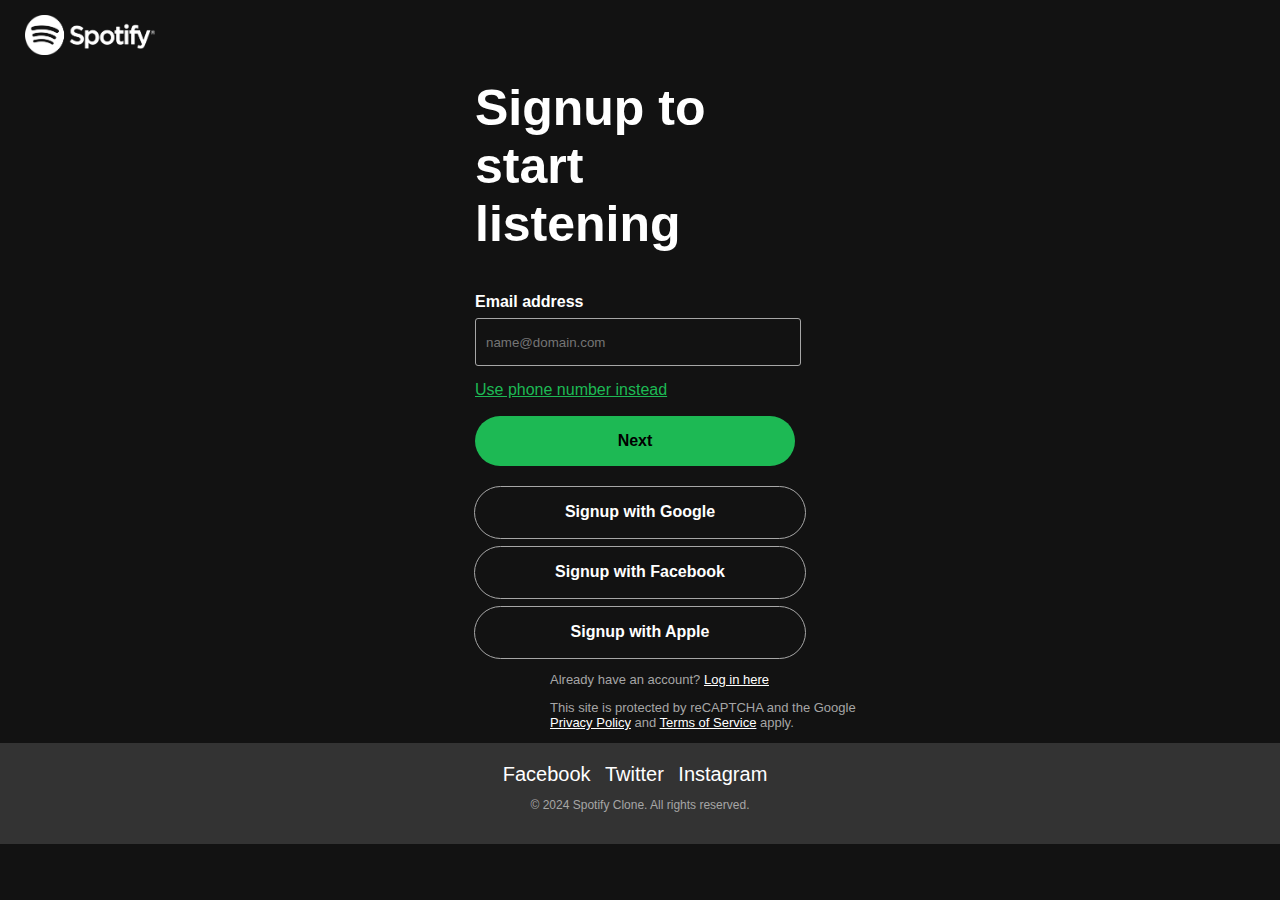
<file: signup.html>
<!DOCTYPE html>
<html lang="en">
<head>
    <link rel="stylesheet" href="signup.css">
    <meta charset="UTF-8">
    <meta name="viewport" content="width=device-width, initial-scale=1.0">
    <title>Document</title>
</head>
<body>
    <div class="logo">
        <img src="spo-logo.png" alt="spotify logo">
    </div>
    <div class="box">
        <h1>Signup to start <br>listening</h1>
        <label>
            <strong>Email address</strong>
            <br>
            <input type="text" placeholder="name@domain.com" class="input-box">
        </label>
        <br>
        <div>
            <a href="" class="ph-number">Use phone number instead</a>
        </div>
        <div>
            <button class="next">Next</button>
        </div>
    </div>
    <div class="signup-box">
        <span>Signup with Google</span>
    </div>

    <div class="signup-box">
      <span>Signup with Facebook</span>
    </div>

    <div class="signup-box">
      <span>Signup with Apple</span>
    </div>
    <footer class="footer">
        <div class="spotifyContain">
            <p>Already have an account? <a href="login.html">Log in here</a></p>
            <p>This site is protected by reCAPTCHA and the Google <br><a href="https://policies.google.com/privacy">Privacy Policy</a> and <a href="https://policies.google.com/terms">Terms of Service</a> apply.</p>
        </div>
    </footer>
    <footer class="footer-1">
        <ul class="social-icons">
            <li><a href="https://www.facebook.com/Spotify/" target="_blank">Facebook</a></li>
            <li><a href="https://twitter.com/Spotify?ref_src=twsrc%5Egoogle%7Ctwcamp%5Eserp%7Ctwgr%5Eauthor" target="_blank">Twitter</a></li>
            <li><a href="https://www.instagram.com/spotify/" target="_blank">Instagram</a></li>
        </ul>
        <p>&copy; 2024 Spotify Clone. All rights reserved.</p>
    </footer>
</body>
</html>
</file>
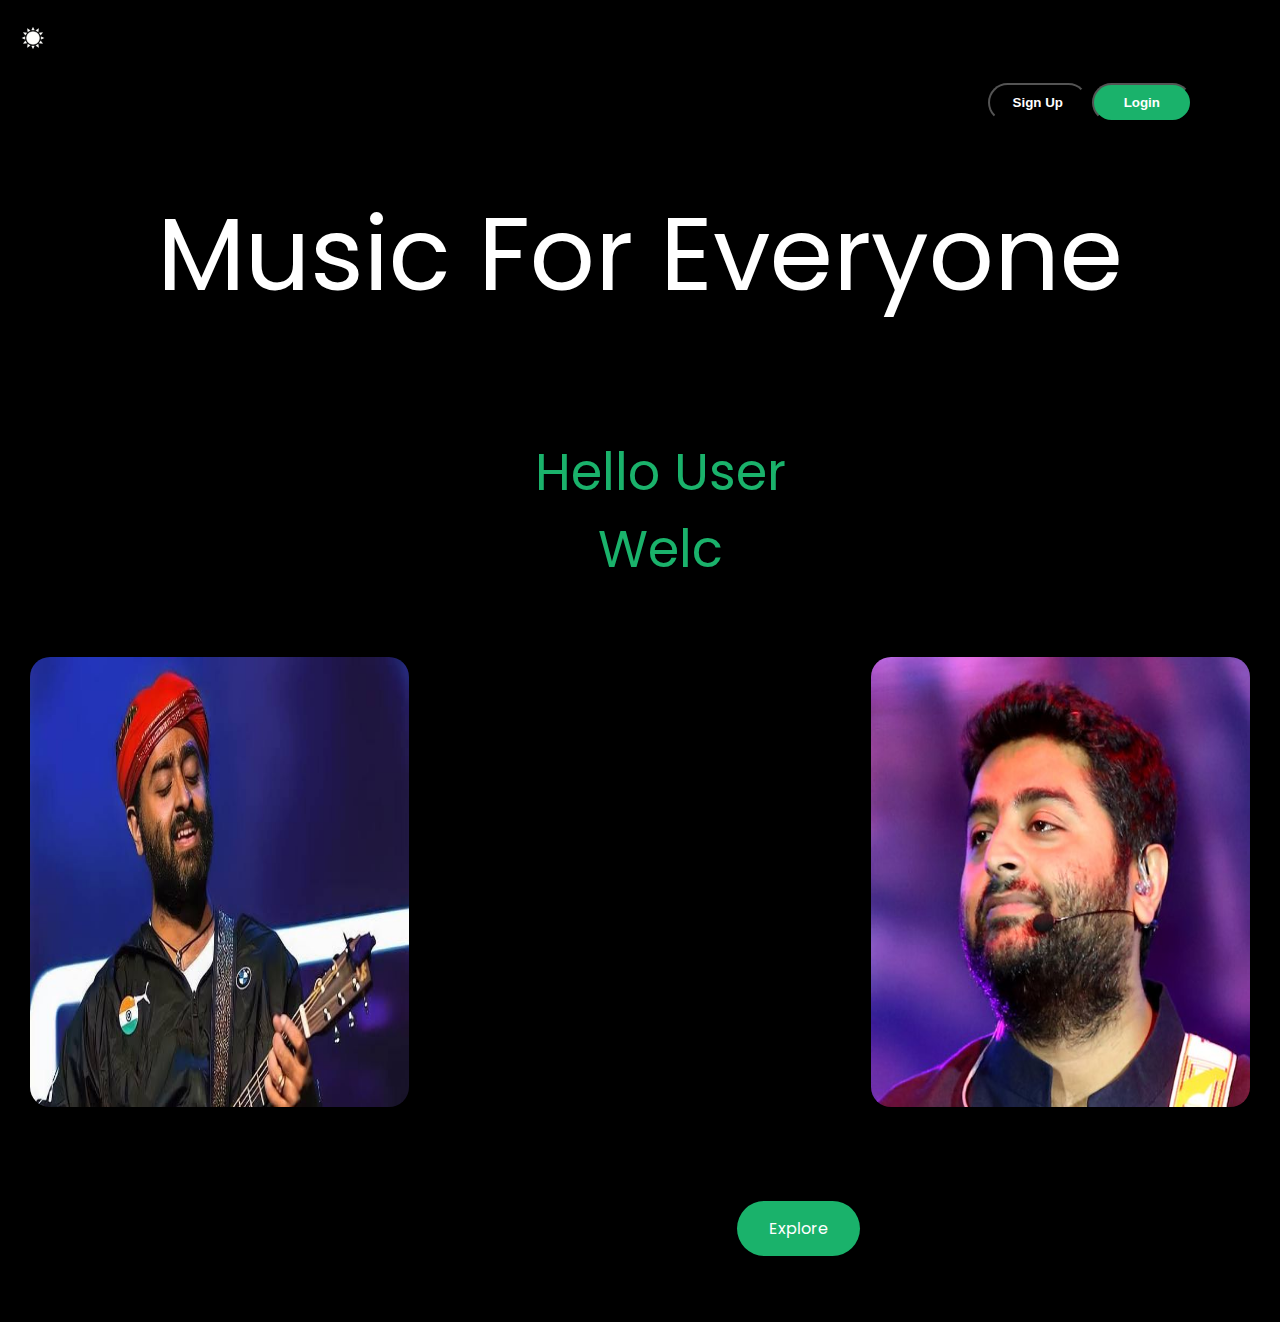
<file: home-page/home.html>
<!DOCTYPE html>
<html lang="en">

<head>
    <meta charset="UTF-8">
    <meta http-equiv="X-UA-Compatible" content="IE=edge">
    <meta name="viewport" content="width=device-width, initial-scale=1.0">
    <title>Home</title>
    <link rel="stylesheet" href="home.css">
    <link rel="stylesheet" href="https://unpkg.com/aos@next/dist/aos.css" />
    <link rel="icon" type="image/x-icon" href="favicon.png">
</head>

<body>
    <div class="light_dark">
        <img src="sun-icon.png" alt="" id="icon">
     </div>
    <audio src="kano-pichu-dako.mp3" class="myAudio" autoplay loop volume="1"></audio>
    <div class="nav-bar">
        <div class="vid">
            <video src="./Spotify.mp4" autoplay loop muted></video>
        </div>
        <!-- <img src="./spotify.png" alt=""> -->
        <div class="signup-login">
            <a href="../sign-in-and-login/sign_up_form.html"><button class="signup">Sign Up</button></a>
            <a href="../sign-in-and-login/login_form.html"><button class="login">Login</button></a>
        </div>
    </div>

    <br>

    <!-- <div class="melody">
        <img src="./mel.png" alt="">
    </div> -->
    <p class="intro" data-aos="fade-up">Music For Everyone</p>
    <div class="wrapper">
        <ul class="dynamic">
            <li><span>Hello User</span></li>
            <li class="say"><span>Welcome To Say Music</span></li>
        </ul>
        <br>
    </div>

    <div class="container" data-aos="fade-in">
        <div class="box one" data-aos="fade-left">
            <div class="card">
                <div class="front-card">
                    <img src="./arijit.jpeg" alt="">
                </div>
                <div class="back-card fst">
                    Say Music is a spotify clone dedicated to the all time no. 1 singer Arijit Singh
                </div>
            </div>
        </div>
        <div class="box two" data-aos="fade-left">

            <div class="card mid">
                <div class="front-card">
                    <iframe src="https://giphy.com/embed/RNsy0PmZj6Ajpff1Qm" width="80%" height="80%"
                        style="position:absolute" frameBorder="0" class="giphy-embed"></iframe>
                </div>
                <div class="back-card">
                    Experience the magical voice of Arijit Singh
                </div>
            </div>
        </div>
        <div class="box three" data-aos="fade-right">
            <div class="card">
                <div class="front-card">
                    <img src="./singh.jpg" alt="">
                </div>
                <div class="back-card fst">
                    Say Music is the one stop solution for all Arijit fans
                </div>
            </div>
        </div>
    </div>
    <br><br>
    <div class="end-grid">
        <div class="end-text" data-aos="fade-right">
            Your music.<br>Your podcast.<br>Your Home.
        </div>
        <div class="press">
            <a href="../index.html" class="snake-button">Explore</a>
        </div>
    </div>

</body>
<script src="home.js"></script>
<script src="https://unpkg.com/aos@next/dist/aos.js"></script>
<script>
    AOS.init({
        duration: 1000,
    });
</script>

</html>
</file>
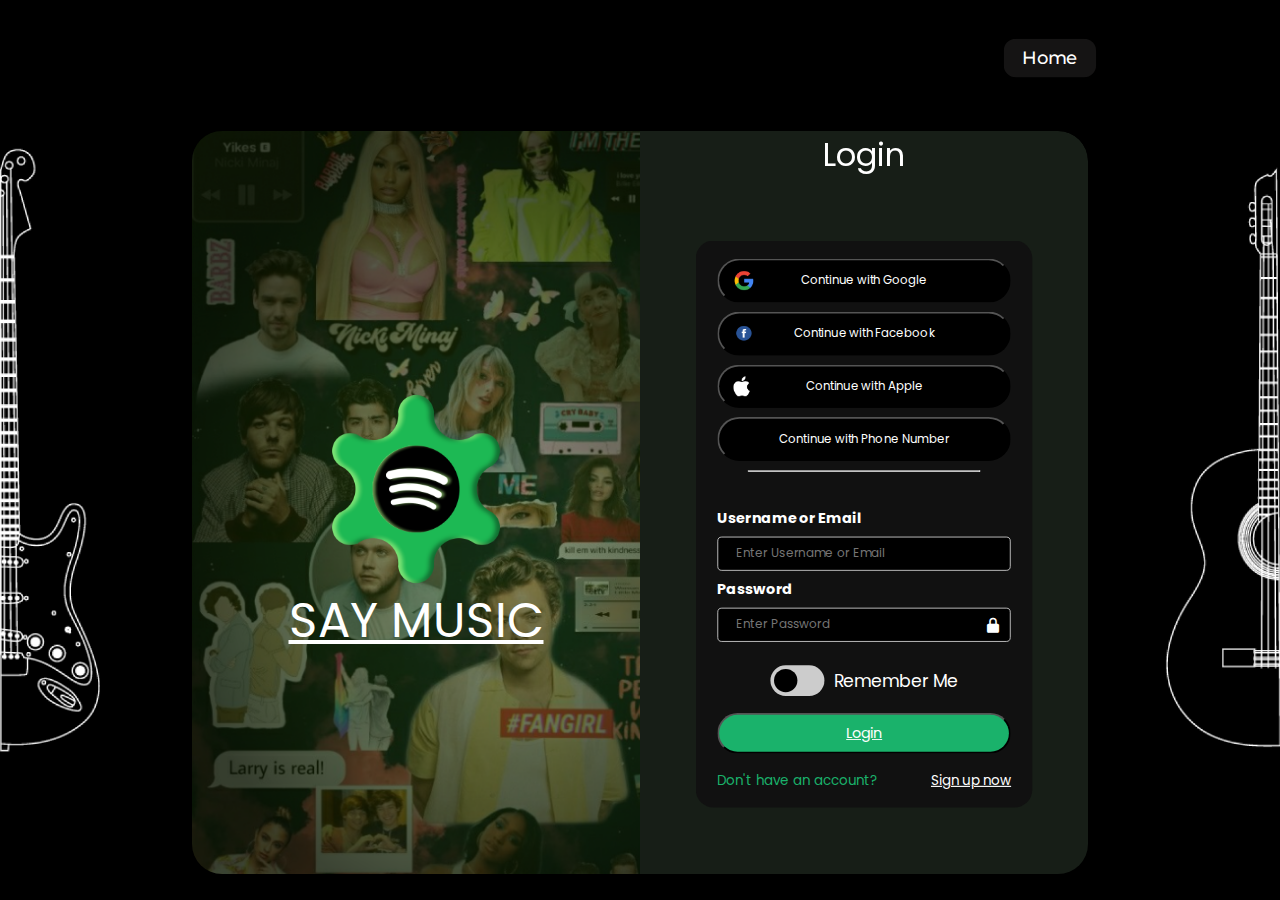
<file: sign-in-and-login/login_form.html>
<!DOCTYPE html>
<html lang="en">

<head>
    <meta charset="UTF-8">
    <meta http-equiv="X-UA-Compatible" content="IE=edge">
    <meta name="viewport" content="width=device-width, initial-scale=1.0">
    <title>Login</title>
    <link rel="shortcut icon" href="favicon.png" type="image/x-icon">
    <link href='https://unpkg.com/boxicons@2.1.4/css/boxicons.min.css' rel='stylesheet'>
    <link rel="stylesheet" href="login_form.css">
    <link rel="stylesheet" href="https://unpkg.com/aos@next/dist/aos.css" />
    <link rel="icon" type="image/x-icon" href="favicon.png">

    <style>
        @import url('https://fonts.googleapis.com/css2?family=Montserrat:wght@100;200;300;400;500;600;700;800;900&display=swap');

        .home {
            background: rgb(21, 20, 20);
            border-radius: 20px;
            padding: 1%;
            float: left;
            display: flex;
            font-family: 'Montserrat', sans-serif;
            align-items:center;
            width:max(10vw,10vh);
            height: max(3vw,3vh);
            font-size: 2.3vw;
            font-weight:500;
            justify-content: center;
            position: relative;
            overflow: hidden;
            transition: 0.8s;
            z-index: 10;
            position: fixed;
            top:0;
            right:10%;
            scale:0.6;
            
        }

        .home:hover{
            color:black;
            font-weight:700;
            /* text-shadow: 0 0 5px black; */
        }

        .home::before{
            content:"";
            position:absolute;
            width:0%;
            height:0%;
            left:50%;
            background: #1ab26b;
            z-index: -1;
            transition: 0.8s;
            top:50%;
            border-radius: 50%;
        }

        .home:hover::before{
            width: 400%;
            height: 400%;
            scale:200%;
            
        }

        .header,
        .topcard,
        .home {
            margin: 2vw;
        }
    </style>
</head>

<body>


    <div class="header">
        <div class="vid">
            <video src="./Spotify.mp4" autoplay loop muted></video>
        </div>
    </div>

    <a href="../index.html"><div class="home">
        Home
    </div></a>
    

    
    <div class="topcard">
        <div class="rightcard">
            <a href="../index.html">
                <div id="log-bg">
                    <div class="logo-photo"></div>
                    <p id="sm">SAY MUSIC</p>
                    
                </div>
            </a>
            

        </div>
        <div class="leftcard">
            <div class="login-header" data-aos="fade-up">
                <p>Login</p>
            </div>
            

            <br>
            <div class="login-box" data-aos="zoom-in">
                <div class="login-options">



                    <button id="nbtn2"> <img src="./google.png" height="25px" width="25px" alt=""> Continue with Google</button>

                    <button id="nbtn2"> <img src="./facebook.png" height="30px" width="30px" alt=""> Continue with
                        Facebook</button>

                    <button id="nbtn2"> <img src="./apple.png" height="25px" width="22px" alt=""> Continue with Apple</button>

                    <button id="nbtn2"> Continue with Phone Number</button>

                </div>
                <hr>
                <form name="loginForm" class="lform">
                    <div class="container">
                        <label for="uname"><b>Username or Email</b></label>
                        <input type="text" placeholder="Enter Username or Email" name="uname" id="name" required>
                        <p id="errormsg1" class="errormsg"></p>
                        <label for="psw"><b>Password</b></label>
                        <div class="passw">
                            <input type="password" placeholder="Enter Password" name="psw" required>
                             <i class='bx bxs-lock-alt' id="lock"></i>
                        </div>
                        <p id="errormsg2" class="errormsg"></p>
                    </div>
                    <div class="remember-me">
                        <label class="switch">
                            <input type="checkbox">
                            <span class="slider round"></span>
                        </label>
                        <p>Remember Me</p>
                    </div>
                    <div class="login-button">
                        <a href=""><button id="nbtn" type="submit" onclick="return validateForm()"
                                style="cursor: pointer;">Login</button></a>
                    </div>
                    <div class="log">
                        <p>Don't have an account?</p>
                        <a href="./sign_up_form.html">
                            <p><u>Sign up now</u></p>
                        </a>
                    </div>

                </form>
            </div>
        </div>
        
    </div>



    <img src="./guitar-1.png" class="guitar one" alt="">
    <img src="./guitar-2.png" class="guitar two" alt="">
</body>

<script src="https://unpkg.com/aos@next/dist/aos.js"></script>
<script src="./login_form.js"></script>
<script>
    let password = document.getElementById("psw");
    let lock = document.getElementById("lock");
    lock.onclick = function () {
        if (password.type == "password") {
            password.type = "text";
            lock.classList.remove("bxs-lock-alt");
            lock.classList.add("bxs-lock-open-alt");
        }
        else {
            password.type = "password";
            lock.classList.remove("bxs-lock-open-alt");
            lock.classList.add("bxs-lock-alt");
        }
    }
    AOS.init();
</script>

</html>
</file>
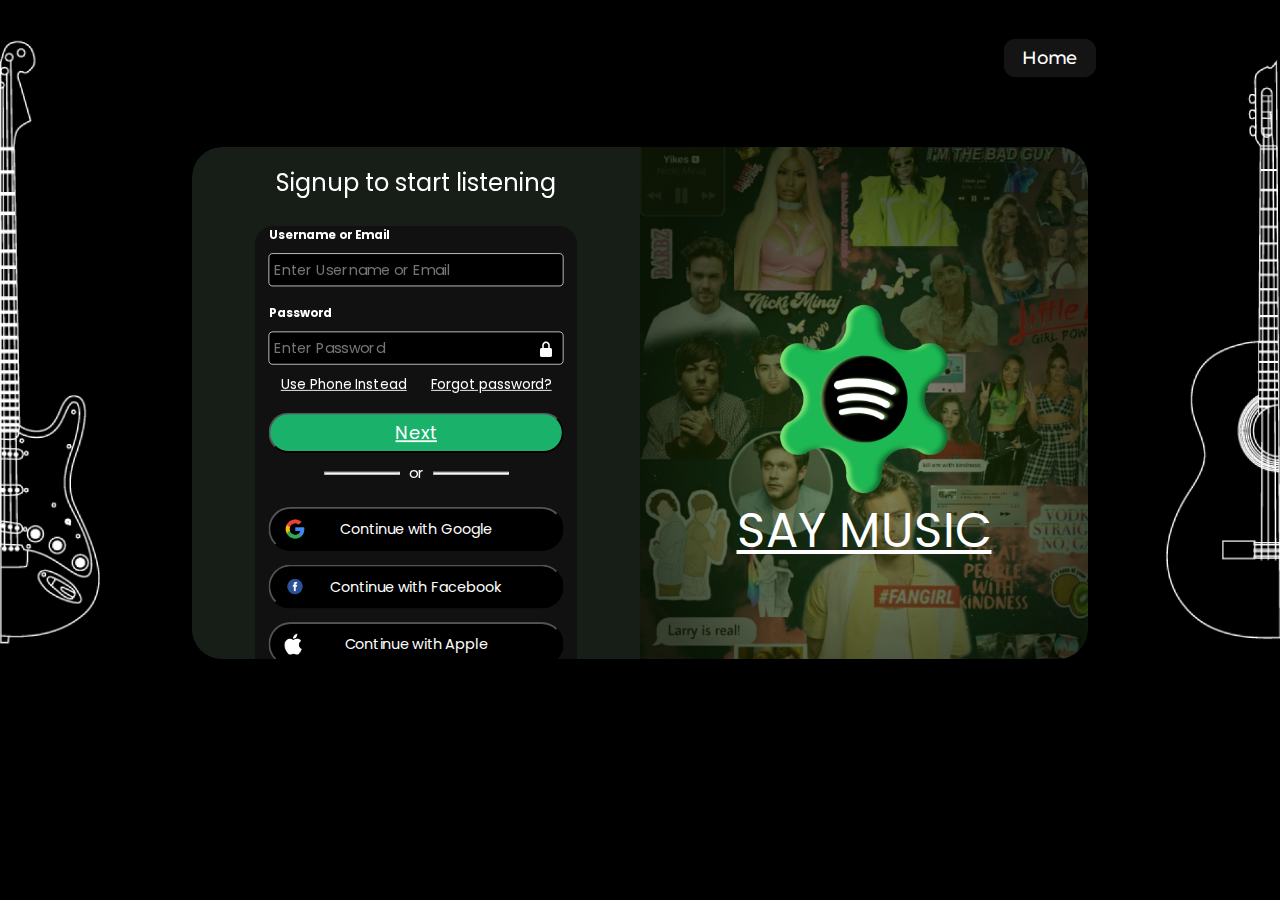
<file: sign-in-and-login/sign_up_form.html>
<!DOCTYPE html>
<html lang="en">

<head>
    <meta charset="UTF-8">
    <meta http-equiv="X-UA-Compatible" content="IE=edge">
    <meta name="viewport" content="width=device-width, initial-scale=1.0">
    <title>Sign up</title>
    <link rel="shortcut icon" href="favicon.png" type="image/x-icon">
    <link href='https://unpkg.com/boxicons@2.1.4/css/boxicons.min.css' rel='stylesheet'>
    <link rel="stylesheet" href="sign_up_form.css">
    <link rel="stylesheet" href="https://unpkg.com/aos@next/dist/aos.css" />
    <link rel="icon" type="image/x-icon" href="favicon.png">
    <style>
        @import url('https://fonts.googleapis.com/css2?family=Montserrat:wght@100;200;300;400;500;600;700;800;900&display=swap');

        .home {
            background: rgb(21, 20, 20);
            border-radius: 20px;
            padding: 1%;
            float: left;
            display: flex;
            font-family: 'Montserrat', sans-serif;
            align-items:center;
            width:max(10vw,10vh);
            height: max(3vw,3vh);
            font-size: 2.3vw;
            font-weight:500;
            justify-content: center;
            position: relative;
            overflow: hidden;
            transition: 0.8s;
            z-index: 10;
            position: fixed;
            top:0;
            right:10%;
            scale:0.6;
            
        }

        .home:hover{
            color:black;
            font-weight:700;
            /* text-shadow: 0 0 5px black; */
        }

        .home::before{
            content:"";
            position:absolute;
            width:0%;
            height:0%;
            left:50%;
            background: #1ab26b;
            z-index: -1;
            transition: 0.8s;
            top:50%;
            border-radius: 50%;
        }

        .home:hover::before{
            width: 400%;
            height: 400%;
            scale:200%;
            
        }

        .header,
        .topcard,
        .home {
            margin: 2vw;
        }
    </style>
</head>

<body>
    <div class="header">
        <div class="vid">
            <video src="./Spotify.mp4" autoplay loop muted></video>
        </div>
    </div>

    <a href="../index.html"><div class="button home">
        Home
    </div></a>
    <div class="topcard">
        <div class="leftcard">
            <div class="login-header" data-aos="fade-up">
                <p>Signup to start listening</p>
            </div>


            <div class="login-box" data-aos="zoom-in">


                <form name="loginForm" class="lform">
                    <div class="container">
                        <label for="uname"><b>Username or Email</b></label>
                        <input type="text" placeholder="Enter Username or Email" name="uname" id="name" required>
                        <p id="errormsg1" class="errormsg"></p>
                        <label for="psw"><b>Password</b></label>
                        <div class="passw">
                            <input type="password" id="psw" placeholder="Enter Password" name="psw" required>
                            <i class='bx bxs-lock-alt' id="lock"></i>
                        </div>
                        <p id="errormsg2" class="errormsg"></p>
                    </div>
                    <div class="use-phn">
                        <a>
                            <p><u>Use Phone Instead</u></p>
                        </a>
                        <a>
                            <p><u>Forgot password?</u></p>
                        </a>
                    </div>

                    <div class="login-button">
                        <a href=""><button id="nbtn" type="submit" onclick="return validateForm()">Next</button></a>
                    </div>
                    <div class="hr-line">
                        <hr>
                        <p>or</p>
                        <hr>
                    </div>

                    <div class="login-options">

                        <button id="nbtn2"> <img src="./google.png" height="25px" width="25px" alt=""> Continue with
                            Google</button>

                        <button id="nbtn2"> <img src="./facebook.png" height="30px" width="30px" alt=""> Continue with
                            Facebook</button>

                        <button id="nbtn2"> <img src="./apple.png" height="25px" width="22px" alt=""> Continue with Apple</button>
                    </div>
                    <div class="log">
                        <p>Already have an account?</p>
                        <a href="./login_form.html">
                            <p><u>Log in now</u></p>
                        </a>
                    </div>
                </form>
            </div>
        </div>
        <div class="rightcard">
            <a href="../index.html">
                <div id="log-bg">
                    <div class="logo-photo"></div>
                    <p id="sm">SAY MUSIC</p>
                </div>
            </a>

        </div>
    </div>



    <img src="./guitar-1.png" class="guitar one" alt="">
    <img src="./guitar-2.png" class="guitar two" alt="">
    <script src="signUp.js"></script>
</body>
<!-- <script src="./login_form.js"></script> -->
<script src="https://unpkg.com/aos@next/dist/aos.js"></script>
<script>
    let password = document.getElementById("psw");
    let lock = document.getElementById("lock");
    lock.onclick = function () {
        if (password.type == "password") {
            password.type = "text";
            lock.classList.remove("bxs-lock-alt");
            lock.classList.add("bxs-lock-open-alt");
        }
        else {
            password.type = "password";
            lock.classList.remove("bxs-lock-open-alt");
            lock.classList.add("bxs-lock-alt");
        }
    }
    AOS.init();
</script>

</html>
</file>
<file: signup.css>
body {
    background-color: #121212;
    margin: 0;
    padding: 0;
    display: block;
    color: white;
    justify-content: center;
    align-items: flex-start;
    min-height: 100vh;
    font-family: 'Franklin Gothic Medium', 'Arial Narrow', Arial, sans-serif;
}

img {
    max-width: 130px;
    height: 40px;
    margin-left: 25px;
    margin-top: 15px;
}

.box {
    text-align: left;
    width: 330px;
    margin: 0 auto;
    padding: 20px;
}

h1 {
    font-size: 50px;
    font-weight: bold;
    margin-top: 0;
    margin-bottom: 40px;
}

.input-box {
    background-color: transparent;
    margin-top: 7px;
    border: 2px solid #a6a6a6;
    border-radius: 3px;
    border-width: 0.2px;
    height: 44px;
    width: 320px;
    margin-bottom: 15px;
}

.input-box::placeholder {
    padding-left: 8px;
}

.ph-number {
    color: #1DB954;
}

.next {
    background-color: #1DB954;
    height: 50px;
    width: 320px;
    margin-top: 17px;
    border: 1px #1DB954;
    border-radius: 40px;
    font-size: 16px;
    font-weight: bold;
}

p {
    color: #a6a6a6;
}

p a {
    color: rgb(255, 255, 255);
}

.footer {
    padding-left: 550px;
    font-size: 13px;
}
.spotifycontain {
    font-weight: 100;
}

.signup-box {
    height: 35px;
    width: 320px;
    border: 1px solid #a6a6a6;
    border-radius: 40px;
    font-size: 16px;
    font-weight: bold;
    width: 330px;
    margin: 0 auto;
    text-align: center;
    margin-bottom: 7px;
    padding-top: 16px;
}
.signup-box:hover {
    border-color: aliceblue;
}
body {
    margin: 0;
    padding: 0;
    font-family: Arial, sans-serif;
}
.footer-1 {
    background-color: #333;
    color: #fff;
    text-align: center;
    padding: 20px;
}
.social-icons {
    list-style: none;
    padding: 0;
    margin: 0;
}
.social-icons li {
    display: inline-block;
    margin-right: 10px;
}
.social-icons a {
    text-decoration: none;
    color: #fff;
    font-size: 20px;
}

.footer-1 p {
    font-size: 12px;
}
</file>
<file: home-page/home.css>
@import url('https://fonts.googleapis.com/css2?family=Poppins:wght@700&display=swap');

body{
    /* background-color: black; */
    background-color: var(--background-color1);
}

.nav-bar{
    position: absolute;
    display: flex;
    align-items: center;
    justify-content: space-around;
    /* background-color: rgba(17,17,17,1); */
    /* background-color: black; */
    background-color: var(--background-color2);
    height: 10vh;
    width: 98vw;
    gap: 50vw;
    border-radius: 20px;
}

.nav-bar > img{
    height: 50px;
}

.vid{
    position: relative;
    height: 20vh;
    width: 10vw;
}

.vid > video {
    position: absolute;
    top: 0;
    left: 0;
    width: 100%;
    height: 100%;
    object-fit:cover;
    
  }

.signup, .login{
    /* position: absolute; */
    background-color: black;
    padding: 10px;
    border-radius: 20px;
    color: white;
    font-weight: 600;
    width: 100px;
    cursor: pointer;
}

.login{
    background-color: #1ab26b;
}

.intro{
    text-align: center;
    /* color: white; */
    color: var(--primary-color1);
    font-family: 'Poppins', sans-serif;
    font-size: 8vw;
}

.wrapper{
    color: #1ab26b
}

.dynamic {
    list-style: none;
    text-align: center;
    font-family: 'Poppins', sans-serif;
    font-size: 4vw;
}

.end-grid{
    display: grid;
    grid-template-columns: 1fr 3fr;
}

.press{
    display: flex;
    justify-content: center;
    align-items: center;
}



.container{
    display: flex;
    align-items: center;
    justify-content: space-evenly;
    gap: 20px;
}

.box{
    background-color: transparent;
    height: 50vh;
    width: 30%;
}

/* .two{
    display: flex;
    align-items: center;
    justify-content: center;
    position: relative;
} */

.card{
    position: relative;
    display: flex;
    justify-content: center;
    align-items: center;
    border-radius: 20px;
    height: 100%;
    width: 100%;
    transform-style: preserve-3d;
    transition: all 0.5s ease;

}

.card:hover{
    transform: rotateY(180deg);
}

.front-card{
    position: absolute;
    display: flex;
    justify-content: center;
    align-items: center;
    border-radius: 20px;
    width: 100%;
    height: 100%;
    backface-visibility: hidden;
}

.front-card > img{
    position: absolute;
    width: 100%;
    height: 100%;
    border-radius: 20px;
    
}

.album{
    position: absolute;
    height: 50px;
    width: 50px;
    border-radius: 50%;
    left: 60px;
}

.mid{
    background-color: transparent;
    transition: all 0.1s ease;
}



.back-card{
    display: flex;
    align-items: center;
    justify-content: center;
    position: absolute;
    border-radius: 20px;
    width: 100%;
    height: 100%;
    backface-visibility: hidden;
    overflow: hidden;
    font-family: 'Poppins', sans-serif;
    background-color: rgba(17,17,17,1);
    transform: rotateY(180deg);
    color: aliceblue;
    font-size: 45px;
    text-align: center;
}

.fst{
    padding: 20px;
    font-size: 30px;
}

.mid > .back-card{
    font-family: 'Poppins', sans-serif;
    background-color: rgba(17,17,17,1);
}

.end-text{
    display: inline-block;
    font-family: 'Poppins', sans-serif;
    color: white;
    font-size: 3vw;
}



.snake-button {
    background-color: #1ab26b;
    font-family: 'Poppins', sans-serif;
    border: none;
    color: white;
    padding: 15px 32px;
    text-align: center;
    text-decoration: none;
    display: inline-block;
    font-size: 16px;
    margin: 4px 2px;
    cursor: pointer;
    border-radius: 50px;
    animation: snake 2s infinite;
  }
  
  @keyframes snake {
    0% {
      box-shadow: 0 0 0 0 rgba(76, 175, 80, 0.7);
    }
  
    25% {
      box-shadow: 0 0 0 10px rgba(76, 175, 80, 0.7);
    }
  
    50% {
      box-shadow: 0 0 0 20px rgba(76, 175, 80, 0.7);
    }
  
    75% {
      box-shadow: 0 0 0 10px rgba(76, 175, 80, 0.7);
    }
  
    100% {
      box-shadow: 0 0 0 0 rgba(76, 175, 80, 0.7);
    }
  }

@media (max-width: 1226px) {
    .nav-bar{
        position: relative;
        top: 0.2vh;
        height: 150px;
        display: flex;
        /* width: 3vw; */
        justify-content: center;
    }
    /* .container{
        display: flex;
        flex-direction: column;
        align-items: center;
        justify-content: center;
    } */
    .vid{
        position: relative;
        width: 25vw;
        height: 10vh;
    }

    .intro{
        position: relative;
    }

    .signup-login{
        display: flex;
        flex-direction: column;
        gap: 10px;
    }

    .signup, .login{
        width: 70px;
        height: 40px;
        padding: 5px;
    }
}

::-webkit-scrollbar{
    width: 15px;
  }
  
  ::-webkit-scrollbar-track{
    /* background: linear-gradient(#7ab6e0,#7ab6e0,#7ab6e0,#ffffff, #edbb00 #ffffff,#7ab6e0,#7ab6e0, #7ab6e0); */
    background: linear-gradient(#1ed760,#00ff59,#80c019,rgba(17,17,17,0.8));
    border-radius: -20px;
  }
  
  ::-webkit-scrollbar-thumb{
    background: linear-gradient(#1ed760,#80c019);
    border-radius: 20px;
    border: 2px solid #000;
  }

@media (max-width: 800px){
    .container{
        flex-direction: column;
        justify-content: center;
        align-items: center;
    }

    .front-card > img{
        height: 50vh;
    }
    .container{
        gap: 5vh;
    }

    .box{
        height: 300px;
        width: 300px;
    }

    /* .card{
        top: 20vh;
        height: 100px;
        width: 90vw;
    } */

    .front-card{
        height: 300px;
        width: 400px;
    }

    .back-card{
        height: 300px;
        width: 300px;
    }

    .end-grid{
        position: relative;
        top: 30px;
        display: flex;
        flex-direction: column;
        align-items: center;
        justify-content: center;

    }
}


#icon {
    width: 30px;
    height: 30px;
    cursor: pointer;
    margin-top: 15px;
    margin-left: 10px;
  }
  
  #icon:hover {
    transform: scale(1.1);
  }

  .end-text{
    /* color: white; */
    color: var(--primary-color2);
  }

  :root{
    --background-color1:black;
    --background-color2:black;
    --primary-color1:white;
    --primary-color2:white;
  }
  .dark-theme{
    --background-color1:white;
    --background-color2:white;
    --primary-color1:black;
    --primary-color2:black;
  }
</file>
<file: sign-in-and-login/login_form.css>
@import url('https://fonts.googleapis.com/css2?family=Poppins:wght@700&display=swap');

* {
    margin: 0;
    padding: 0;
    color: white;
    font-family: 'Poppins', sans-serif;
}

body {
    background-color: black;
    display: flex;
    flex-direction: column;
    align-items: center;
    justify-content: center;
    /* overflow-y: scroll; */
}


.header {
    display: flex;
    align-items: center;
    justify-content: center;
    height: 15vh;
    /* background-color: aqua; */
    border-radius: 20px;
}

.vid {
    position: relative;
    height: 20vh;
    width: 20vw;
}

.vid>video {
    position: absolute;
    top: 0;
    left: 0;
    width: 100%;
    height: 100%;
    object-fit: cover;

}

p {
    font-size: 3rem;
    text-align: center;
}

.login-box {
    position: relative;
    display: flex;
    flex-direction: column;
    align-items: center;
    justify-content: center;
    /* left: 35%; */
    height: 90vh;
    min-width: 30vw;
    background-color: rgba(17, 17, 17, 1);
    border-radius: 20px;
    /* border:2px solid aqua; */
    scale:0.9;
    gap: 20px;
}

.login-options {
    display: flex;
    flex-direction: column;
    align-items: center;
    gap: 15px;
}

.login-options button {
    cursor: pointer;
}

.errormsg {
    text-align: left;
    font-size: 15px;
    font-weight: normal;
    color: red;
    display: flex;
    max-width: 327px;
    word-wrap: break-word;

}

hr {
    /* background-color: aqua; */
    width: 20vw;
}

button {
    /* position: absolute; */
    display: flex;
    gap: 10px;
    justify-content: center;
    align-items: center;
    top: 10px;
    width: 20vw;
    height: 7vh;
    border-radius: 30px;
    background-color: black;
}

.container {
    display: flex;
    flex-direction: column;
}

input[type=text],
input[type=password] {
    width: 20vw;
    padding: 12px 20px;
    margin: 8px 0;
    display: inline-block;
    border: 1px solid #ccc;
    box-sizing: border-box;
    border-radius: 5px;
    background-color: black;
    color: #fff;
}

.login-button>button {
    background-color: #1ab26b;
}

.switch {
    position: relative;
    display: inline-block;
    width: 60px;
    height: 34px;
}

.switch input {
    opacity: 0;
    width: 0;
    height: 0;
}

.slider {
    position: absolute;
    cursor: pointer;
    top: 0;
    left: 0;
    right: 0;
    bottom: 0;
    background-color: #ccc;
    -webkit-transition: .4s;
    transition: .4s;
    border-radius: 20px;
}

.slider:before {
    position: absolute;
    content: "";
    height: 26px;
    width: 26px;
    left: 4px;
    bottom: 4px;
    background-color: black;
    -webkit-transition: .4s;
    transition: .4s;
    border-radius: 20px;
}

input:checked+.slider {
    background-color: #1ab26b;
}

input:focus+.slider {
    box-shadow: 0 0 1px #1ab26b;
}

input:checked+.slider:before {
    -webkit-transform: translateX(26px);
    -ms-transform: translateX(26px);
    transform: translateX(26px);
}

.remember-me {
    display: flex;
    align-items: center;
    justify-content: center;
    gap: 10px;
}

.remember-me>p {
    font-size: 1.2rem;
}

.lform {
    display: flex;
    flex-direction: column;
    gap: 10px;
}

.passw {
    display: flex;
    align-items: center;
    position: relative;
}

.passw i {
    position: absolute;
    right: 0;
    transform: translate(-50%);
    font-size: 20px;
}

#lock {
    cursor: pointer;
}

#toggle-password {
    position: absolute;
    top: 50%;
    right: 0;
    transform: translateY(-50%);
    cursor: pointer;
}

::-webkit-scrollbar {
    width: 15px;
}

::-webkit-scrollbar-track {
    background: black;
}

::-webkit-scrollbar-thumb {
    /* background: #1AB26B; */
    background: transparent;
    border-radius: 10px;
}

.guitar {
    position: absolute;
    height: 100vh;
}

.one {
    position: fixed;
    left: 0px;
}

.two {
    position: fixed;
    right: 0px;
}

button[type=submit] {
    background-color: #1ab26b;
    font-size: 20px;
}

.log {
    display: flex;
    justify-content: space-between;
}

.log>p,
.log>a>p {
    font-size: 15px;
    color: #1ab26b;
}

a:hover {
    cursor: pointer;
}

/* @media screen and (max-width:850px) { */

.header {
    height: 6vh;
}

.vid {
    height: inherit;
}

.login-header{
    margin-bottom:5px;
}

.login-header>p {
    font-size: 2rem;
}

.login-box {
    min-width: max-content;
    height: 70vh;
}

.login-options {
    gap: unset;
    width: 100%;
    padding: 0 1rem;
    box-sizing: border-box;
    height: 40%;
    justify-content: space-around;
}

.login-options>button {
    width: 100%;
    position: relative;
    height: 25%;
    /* margin: 10px 0; */
    margin-top: 10px;
    font-size: small;
}

.login-options>button>img {
    height: 50%;
    width: unset;
    position: absolute;
    left: 5%;
}

.lform {
    padding: 0 1rem;
    box-sizing: border-box;
    height: 60%;
    width: 100%;
    gap: unset;
    justify-content: space-evenly;
    /* font-size: x-small; */
}

.lform>.container input {
    width: -webkit-fill-available;
    padding: 8px 20px;
}



.login-button button {
    font-size: 1rem;
    width: 100%;
    height: 5vh;
}

input:checked+.slider:before {
    right: 2px;
    left: unset;
    -webkit-transform: unset;
    -ms-transform: unset;
    transform: unset;
}



.guitar {
    z-index: -1;
}

.login-box {
    width: max-content;
    padding: 0 .5rem;
}

body {
    height: 100vh;
    
}

::-webkit-scrollbar {
    width: 15px;
}

::-webkit-scrollbar-track {
    /* background: linear-gradient(#7ab6e0,#7ab6e0,#7ab6e0,#ffffff, #edbb00 #ffffff,#7ab6e0,#7ab6e0, #7ab6e0); */
    background: linear-gradient(#1ed760, #00ff59, #80c019, rgba(17, 17, 17, 0.8));
    border-radius: -20px;
}

::-webkit-scrollbar-thumb {
    background: linear-gradient(#1ed760, #80c019);
    border-radius: 20px;
    border: 2px solid #000;
}

.commonAttr {
    width: 100% !important;
}

.topcard {
    display: flex;
    flex-direction: row;
    border-radius: 30px;
    justify-content: center;
    width: 70vw;
    overflow:hidden;
    justify-content: center;
    /* min-width: 60vw; */
    flex-wrap: wrap;
    height: 100vw;
    transition: cubic-bezier(0.87, -0.02, 0, 1.06) 0.2s;
    
}

.topcard:hover {
    box-shadow: 0px 0px 30px rgb(65, 125, 65);
}



.leftcard,
.rightcard {
    width: 50%;
}

.leftcard {
    background: rgb(23, 30, 23);
    padding-bottom: 10%;
    display: flex;
    justify-content: center;
    flex-direction: column;
    border-radius: 0 30px 30px 0;
}

.button{
    z-index: 2;
}

.rightcard {

    border-radius: 30px 0px 0px 30px;
    z-index: -1;
    padding-bottom: 10px ;
    /* border:2px solid blue; */

}

#log-bg {
    height: 100%;
    background-image: url("loginbg.png");
    background-size: cover;
    display: flex;
    /* filter: brightness(1); */
    justify-content: center;
    align-items: center;
    flex-direction: column;
}





.login-box {
    position: relative;
    display: flex;
    flex-direction: column;
    align-items: center;
    justify-content: center;
    /* left: 35%; */
    background-color: rgba(17, 17, 17, 1);
    border-radius: 20px;
    margin: auto;
    width: 80%;

    transition: ease-in-out 2s;

}

#nbtn:hover{
    scale:1;
    transition: cubic-bezier(0.075, 0.82, 0.165, 1) 0.3s;
    background-color: #37de90;
}

#nbtn2{
    transition: cubic-bezier(0.075, 0.82, 0.165, 1) 0.3s;
}

#nbtn2:hover{
    background-color: rgb(60, 60, 60);
}

#ntxt{
    transition: cubic-bezier(0.075, 0.82, 0.165, 1) 0.3s;
    color:grey;
}



/* .login-box:hover{
    transition: ease-in-out 2s;
    box-shadow: 0px 0px 20px white;
} */


.logo-photo {
    background-image: url("favicon.png");
    width: 15vw;
    min-width: 60px;
    height: 15vw;
    min-height: 60px;
    background-size: cover;
    background-repeat: no-repeat;
}

.logo-photo:hover {
    cursor: pointer;
}

::-webkit-scrollbar {
    width: 15px;
}

::-webkit-scrollbar-track {
    /* background: linear-gradient(#7ab6e0,#7ab6e0,#7ab6e0,#ffffff, #edbb00 #ffffff,#7ab6e0,#7ab6e0, #7ab6e0); */
    background: linear-gradient(#1ed760, #00ff59, #80c019, rgba(17, 17, 17, 0.8));
    border-radius: -20px;
}

::-webkit-scrollbar-thumb {
    background: linear-gradient(#1ed760, #80c019);
    border-radius: 20px;
    border: 2px solid #000;
}

@media screen and (min-width:320px) and (max-width: 1100px) {
    .topcard {
        width: 60vw;
        background-image: url("loginbg.png");
        background-size: cover;
        border-radius: 10px;
        height: fit-content;
        padding: 6%;
        width: fit-content;
    }

    .leftcard {
        /* border: 2px solid red; */
        border-radius: 10px;
        margin: auto;
        width: 100%;
        height: 100%;
        scale: 1;
        padding: 4%;
    }

    .login-box {
        padding: 4%;
        padding-left: 0%;
    }

    .rightcard {
        display: none;
    }

}

@media screen and (min-width:1101px) and (max-width: 1320px) {
    .login-box {
        scale: 0.9;
    }

}


@media screen and (min-width:900px) and (max-width:1100px) {
    .login-box {
        height: 50vh;
    }
    .home{
        width: 20vw;
        height: 6vw;
    }

}


@media screen and (min-width:601px) and (max-width:899px)  {
    .login-box {
        height: 50vh;
    }
    .home{
        width: 30vw;
        height: 9vw;
        font-size: 5vw;
        right:5%;
        /* border:8px solid blue; */
    }

    .header{
        width:25vw;
        height:10vw;
        /* border:8px solid blue; */
        /* overflow:hidden; */
    }
    .header video{
        scale:1.9;
        z-index: 10;
        /* border:2px solid red; */
    }

}


@media screen and (min-width:381px) and (max-width:600px) {

    .log>p,
    .log>a>p {
        font-size: small;
    }

    .login-button button {
        font-size: 1rem;
    }

    .remember-me>p {
        font-size: x-small;
    }

    .lform {
        font-size: x-small;
    }

    .remember-me {
        justify-content: flex-start;
    }

    .switch {
        width: unset;
        aspect-ratio: 2/1;
        height: 90%;
    }

    .slider::before {
        height: 80%;
        width: unset;
        left: 2px;
        bottom: 10%;
        aspect-ratio: 1/1;
        top: 10%;
    }



    .login-button button {
        /* font-size: 1rem; */
        width: 100%;
        height: 5vh;
    }

    input:checked+.slider:before {
        right: 2px;
        left: unset;
        -webkit-transform: unset;
        -ms-transform: unset;
        transform: unset;
    }
    
    .home{
        width: 50vw;
        height: 15vw;
        font-size: 5vw;
        right:5%;
        z-index: 40;
        /* border:8px solid blue; */
    }

    .header{
        width:25vw;
        height:10vw;
        z-index:-10;
        /* border:8px solid blue; */
        overflow:hidden;
        background:#ccc;
    }
    .header video{
        scale:1.9;
        z-index: 01;
        /* border:2px solid red; */
    }

}

@media(max-width:380px) {
    .topcard {
        width: 100%;
        padding: 0;
    }

    .leftcard {
        width: 100% !important;
        margin: auto;
        
        display: block;
    }

    .login-header {
        width: 100%;
        text-align: center;
        margin-bottom:5px;
        
    }

    .login-box {
        width: 100%;
        margin: auto;
    }

    .home{
        width: 50vw;
        height: 15vw;
        font-size: 5vw;
        right:-10%;
        top:3%;
        z-index: 40;
        /* border:8px solid blue; */
    }

    .header{
        width:25vw;
        height:10vw;
        z-index:-10;
        /* border:8px solid blue; */
        overflow:hidden;
        background:#ccc;
    }
    .header video{
        scale:1.9;
        z-index: 01;
        /* border:2px solid red; */
    }

}
</file>
<file: sign-in-and-login/sign_up_form.css>
@import url('https://fonts.googleapis.com/css2?family=Poppins:wght@700&display=swap');

* {
    margin: 0;
    padding: 0;
    color: white;
    font-family: 'Poppins', sans-serif;
}

body {
    /* background-color: rgb(16, 116, 3); */
    background-color: black;
    ;
    display: flex;
    flex-direction: column;
    align-items: center;
    justify-content: center;
}

.header {
    display: flex;
    align-items: center;
    justify-content: center;
    height: 4.4em;
    background-color: aqua;
    border-radius: 20px;
    margin: 4vh;
}

.errormsg {
    text-align: left;
    font-size: 15px;
    font-weight: normal;
    color: red;
    display: flex;
    max-width: 327px;
    word-wrap: break-word;

}

.vid {
    position: relative;
    height: 20vh;
    width: 20vw;
}

.vid>video {
    position: absolute;
    top: 0;
    left: 0;
    width: 100%;
    height: 100%;
    object-fit: cover;

}

p {
    font-size: 3rem;
    text-align: center;
}

.passw {
    display: flex;
    align-items: center;
    position: relative;
}

.passw i {
    position: absolute;
    right: 0;
    transform: translate(-50%);
    font-size: 20px;
}

#lock {
    cursor: pointer;
}

.login-options {
    display: flex;
    flex-direction: column;
    align-items: center;
    gap: 15px;
}

.login-options button {
    cursor: pointer;
}

#nbtn2{
    transition: cubic-bezier(0.075, 0.82, 0.165, 1) 0.3s;
}

#nbtn2:hover{
    background-color: rgb(60, 60, 60);
}

#ntxt{
    transition: cubic-bezier(0.075, 0.82, 0.165, 1) 0.3s;
    color:grey;
}

.hr-line {
    display: flex;
    align-items: center;
    justify-content: center;
    gap: 10px;
}

.hr-line>p {
    font-size: 1rem;
}

hr {
    background-color: white;
    width: 25%;
    height: 1%;
}

.use-phn {
    display: flex;
    justify-content: space-between;
}

.log {
    display: flex;
    justify-content: space-between;
}

.log>p,
.log>a>p {
    font-size: 15px;
    color: #1ab26b;
}

.use-phn>a>p {
    font-size: 15px;
    color: #1ab26b;
}

a:hover {
    cursor: pointer;
}

button {
    /* position: absolute; */
    display: flex;
    gap: 10px;
    justify-content: center;
    align-items: center;
    top: 10px;
    width: 20vw;
    height: 7vh;
    border-radius: 30px;
    background-color: black;
    transition: box-shadow 0.3s ease-in-out;
}


.container {
    display: flex;
    flex-direction: column;
}

input[type=text],
input[type=password] {
    width: 20vw;
    padding: 12px 20px;
    margin: 8px 0;
    display: inline-block;
    border: 1px solid #ccc;
    box-sizing: border-box;
    border-radius: 5px;
    background-color: black;
    color: #fff;
}

.login-button>button {
    background-color: #1ab26b;
}
#nbtn:hover{
    scale:1;
    background-color: #37de90;
}

.switch {
    position: relative;
    display: inline-block;
    width: 60px;
    height: 34px;
}

.switch input {
    opacity: 0;
    width: 0;
    height: 0;
}

.slider {
    position: absolute;
    cursor: pointer;
    top: 0;
    left: 0;
    right: 0;
    bottom: 0;
    background-color: #ccc;
    -webkit-transition: .4s;
    transition: .4s;
    border-radius: 20px;
}

.slider:before {
    position: absolute;
    content: "";
    height: 26px;
    width: 26px;
    left: 4px;
    bottom: 4px;
    background-color: black;
    -webkit-transition: .4s;
    transition: .4s;
    border-radius: 20px;
}

input:checked+.slider {
    background-color: #1ab26b;
}

input:focus+.slider {
    box-shadow: 0 0 1px #1fc678;
}

input:checked+.slider:before {
    -webkit-transform: translateX(26px);
    -ms-transform: translateX(26px);
    transform: translateX(26px);
}

.remember-me {
    display: flex;
    align-items: center;
    justify-content: center;
    gap: 10px;
}

.remember-me>p {
    font-size: 1.2rem;
}

.lform {
    display: flex;
    flex-direction: column;
    gap: 10px;
}

#toggle-password {
    position: absolute;
    top: 50%;
    right: 0;
    transform: translateY(-50%);
    cursor: pointer;
}

::-webkit-scrollbar {
    width: 15px;
}

::-webkit-scrollbar-track {
    background: black;
}

::-webkit-scrollbar-thumb {
    /* background: #1AB26B; */
    background: transparent;
    border-radius: 10px;
}

.guitar {
    position: absolute;
    height: 100vh;
}

.one {
    position: fixed;
    left: 0px;
}

.two {
    position: fixed;
    right: 0px;
}

button[type=submit] {
    background-color: #1ab26b;
    font-size: 20px;
}


.login-header p {
    margin-top: 2vh;
    font-size: x-large;
}

.guitar {
    z-index: -1;
}


.vid {
    height: 100%;
}

.lform {
    height: 100%;
    gap: unset;
    justify-content: space-evenly;
    /* width: 100%; */
    padding: 0px 15px;
    box-sizing: border-box;
}

.lform>.container {
    font-size: small;
    gap: 10px;
    padding: unset;
}

.lform>.container input {
    width: 100%;
    margin: unset;
    padding: 5px;
    font-size: medium;
}

.use-phn {
    justify-content: space-around;
}

.login-options {
    gap: unset;
}

.login-options button {
    font-size: medium;
    margin-top: 15px;
}

@media screen and (max-width:650px) {
    .use-phn>a>p {
        font-size: x-small;
    }

    .log p,
    .log a p {
        font-size: x-small;
    }

    .login-options button {
        font-size: small;
    }


}


.login-button {
    width: 100%;
    box-sizing: border-box;
    margin-top: 10px;
    margin-bottom: 20px;

}


.login-button button {
    width: 100%;
    box-sizing: border-box;
    height: 5vh;
    position: relative;
    cursor: pointer;
    transition:cubic-bezier(0.075, 0.82, 0.165, 1) 0.3s;
}

.login-options {
    margin-bottom: 20px;
}

.login-options button {
    width: -webkit-fill-available;
    height: unset;
    padding: 10px 0;
    position: relative;
    width: 100%;

}

.login-options button>img {
    height: 50%;
    width: unset;
    position: absolute;
    left: 5%;
}

.log {
    justify-content: space-around;
}

.container {
    justify-content: space-around;
}


.login-box {
    min-width: max-content;
}


/* ============================ */
.topcard {
    display: flex;
    flex-direction: row;
    justify-content: center;
    border-radius: 20px;
    width: 70vw;
    justify-content: center;
    /* min-width: 60vw; */
    flex-wrap: wrap;
    height: max(40vw, 40vh);
    /* border:4px solid red; */
    overflow: hidden;
    transition: cubic-bezier(0.87, -0.02, 0, 1.06) 0.2s;
    border-radius: 30px;
}

.topcard:hover {
    box-shadow: 0px 0px 30px rgb(65, 125, 65);
}



.leftcard,
.rightcard {
    width: 50%;
}

.leftcard {
    background: rgb(23, 30, 23);
    border-radius: 30px 0px 0px 30px;
    padding: auto;
    display: flex;
    justify-content: center;
    flex-direction: column;
}

.rightcard {

    border-radius: 0px 30px 30px 0px;
    z-index: -1;
}

#log-bg {
    height: 100%;
    background-image: url("loginbg.png");
    background-size: cover;
    display: flex;
    /* filter: brightness(1); */
    justify-content: center;
    align-items: center;
    flex-direction: column;
}





.login-box {
    position: relative;
    display: flex;
    flex-direction: column;
    align-items: center;
    justify-content: center;
    /* left: 35%; */
    background-color: rgba(17, 17, 17, 1);
    border-radius: 20px;
    margin: auto;
    width: 80%;

    transition: ease-in-out 2s;

}

/* .login-box:hover{
    transition: ease-in-out 2s;
    box-shadow: 0px 0px 20px white;
} */


.logo-photo {
    background-image: url("favicon.png");
    width: 15vw;
    min-width: 60px;
    height: 15vw;
    min-height: 60px;
    background-size: cover;
    background-repeat: no-repeat;
}

.logo-photo:hover {
    cursor: pointer;
}

::-webkit-scrollbar {
    width: 15px;
}

::-webkit-scrollbar-track {
    /* background: linear-gradient(#7ab6e0,#7ab6e0,#7ab6e0,#ffffff, #edbb00 #ffffff,#7ab6e0,#7ab6e0, #7ab6e0); */
    background: linear-gradient(#1ed760, #00ff59, #80c019, rgba(17, 17, 17, 0.8));
    border-radius: -20px;
}

::-webkit-scrollbar-thumb {
    background: linear-gradient(#1ed760, #80c019);
    border-radius: 20px;
    border: 2px solid #000;
}

@media screen and (min-width:320px) and (max-width: 1100px) {
    .topcard {
        width: 60vw;
        background-image: url("loginbg.png");
        background-size: cover;
        border-radius: 10px;
        height: fit-content;
        padding: 6%;
        width: fit-content;
    }

    .leftcard {
        /* border: 2px solid red; */
        border-radius: 10px;
        margin: auto;
        width: 100%;
        height: 100%;
        scale: 1;
        padding: 4%;
    }

    .login-box {
        padding: 4%;
        padding-left: 0%;
    }

    .rightcard {
        display: none;
    }

}

@media screen and (min-width:1101px) and (max-width: 1320px) {
    .login-box {
        scale: 0.9;
    }

}

@media screen and (min-width:900px) and (max-width:1100px) {
    .login-box {
        height: 50vh;
    }
    .home{
        width: 20vw;
        height: 6vw;
    }

}

@media screen and (min-width:601px) and (max-width:899px)  {
    .home{
        width: 30vw;
        height: 9vw;
        font-size: 5vw;
        right:5%;
        /* border:8px solid blue; */
    }

    .header{
        width:25vw;
        height:10vw;
        /* border:8px solid blue; */
        /* overflow:hidden; */
    }
    .header video{
        scale:1.9;
        z-index: 10;
        /* border:2px solid red; */
    }
}

@media screen and (min-width:381px) and (max-width:600px) {
    .home{
        width: 50vw;
        height: 15vw;
        font-size: 5vw;
        right:-5%;
        z-index: 40;
        /* border:8px solid blue; */
    }

    .header{
        width:25vw;
        height:10vw;
        z-index:-10;
        /* border:8px solid blue; */
        overflow:hidden;
        background:#ccc;
    }
    .header video{
        scale:1.9;
        z-index: 01;
        /* border:2px solid red; */
    }
}

@media(max-width:380px) {
    .topcard {
        width: 100%;
        padding: 0;
    }

    .leftcard {
        width: 100% !important;
        margin: auto !important;
        display: block;
    }

    .login-header {
        width: 100%;
        text-align: center;
    }

    .login-box {
        width: 100%;
        margin: auto;
    }
    .home{
        width: 50vw;
        height: 15vw;
        font-size: 5vw;
        right:-10%;
        top:3%;
        z-index: 40;
        /* border:8px solid blue; */
    }

    .header{
        width:25vw;
        height:10vw;
        z-index:-10;
        /* border:8px solid blue; */
        overflow:hidden;
        background:#ccc;
    }
    .header video{
        scale:1.9;
        z-index: 01;
        /* border:2px solid red; */
    }

}
</file>
